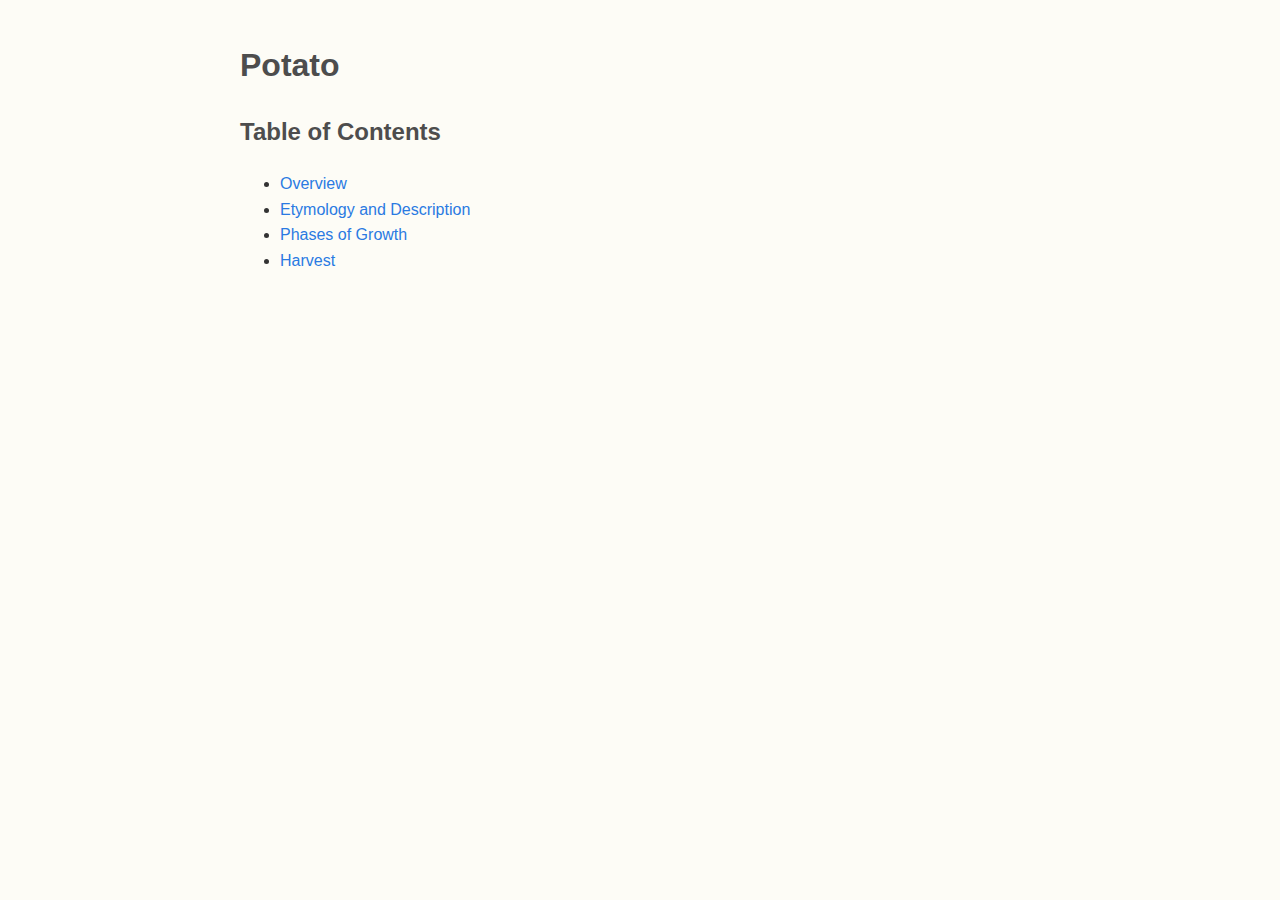
<file: index.html>
<!DOCTYPE html>
<html lang="en">
<head>
    <meta charset="UTF-8">
    <meta name="viewport" content="width=device-width, initial-scale=1.0">
    <title>Web As Medium: Materiality Workshop</title>
    <link rel="stylesheet" href="index.css" />
</head>
<body>
  <div class="container">
    <h1>Potato</h1>
    <h2>Table of Contents</h2>
    <ul>
      <li><a href="overview.html">Overview</a></li>
      <li><a href="etymology.html">Etymology and Description</a></li>
      <li><a href="growth.html">Phases of Growth</a></li>
      <li><a href="harvest.html">Harvest</a></li>
    </ul>
  </div>
</body>
</html>
</file>
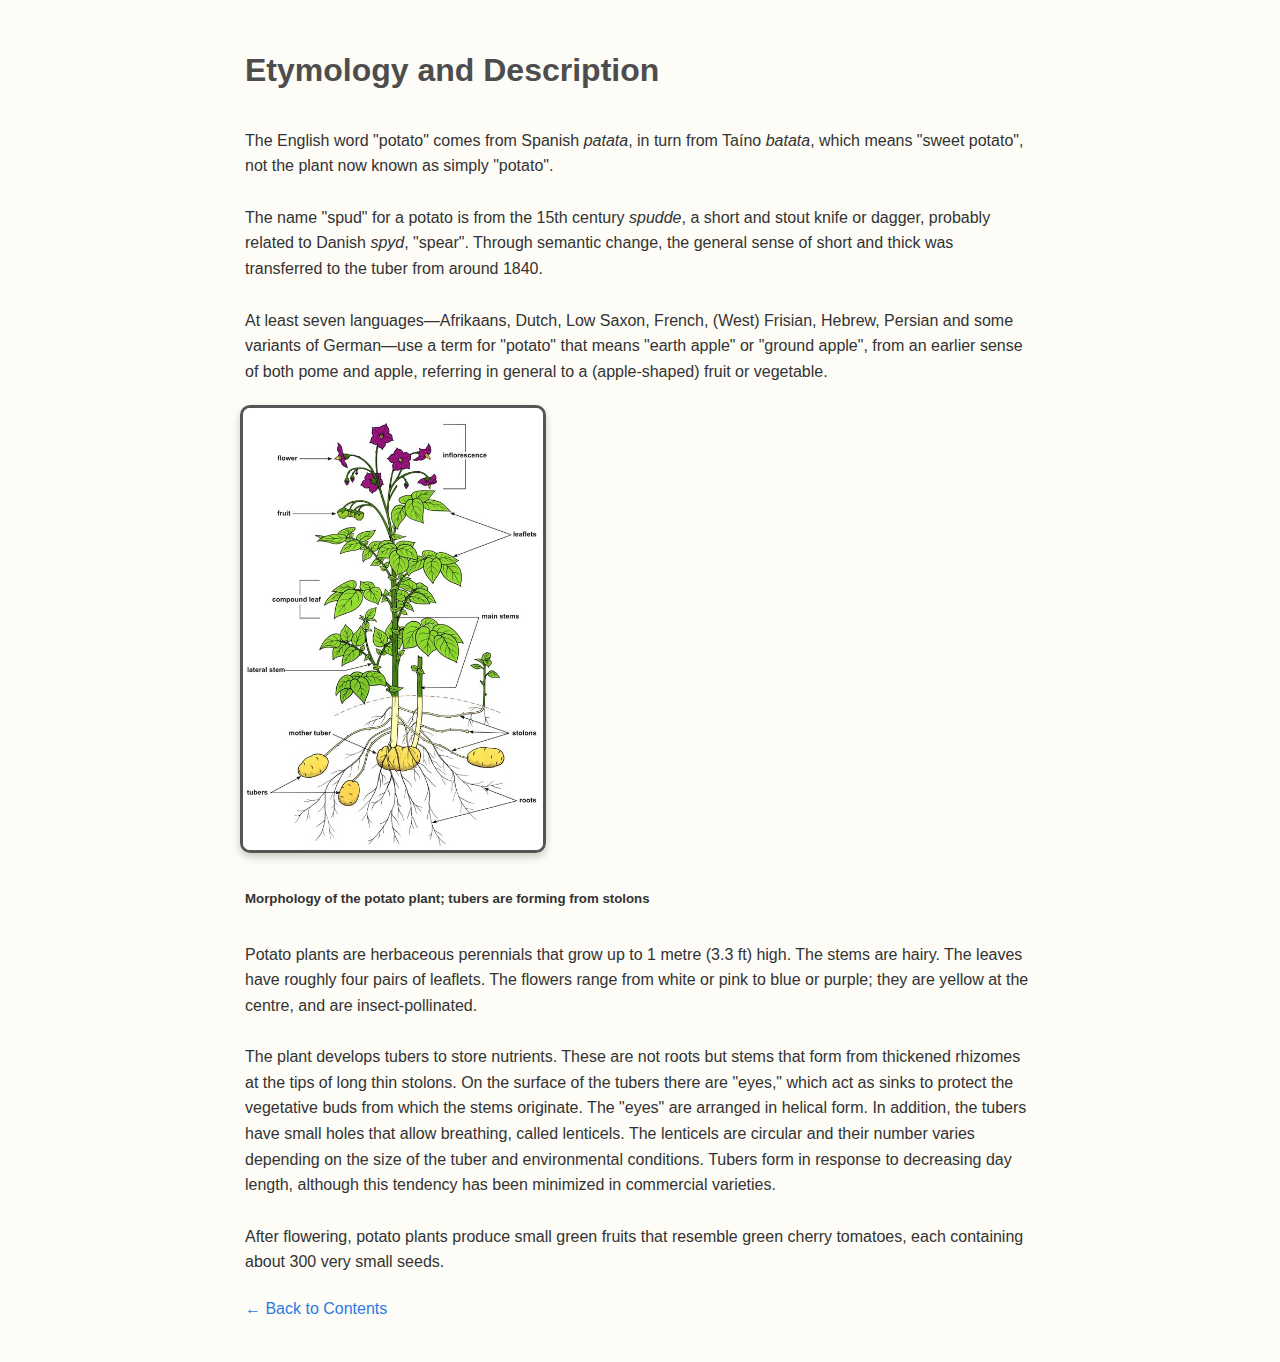
<file: etymology.html>
<!DOCTYPE html>
<html lang="en">
<head>
  <meta charset="UTF-8" />
  <title>Etymology and Description</title>
  <link rel="stylesheet" href="etymology.css" />
</head>
<body>
  <div class="container">
    <h1>Etymology and Description</h1>
    <p>
      The English word "potato" comes from Spanish <em>patata</em>, in turn from Taíno <em>batata</em>, which means "sweet potato", not the plant now known as simply "potato". 
    </p>
    <p>
      The name "spud" for a potato is from the 15th century <em>spudde</em>, a short and stout knife or dagger, probably related to Danish <em>spyd</em>, "spear". Through semantic change, the general sense of short and thick was transferred to the tuber from around 1840. 
    </p>
    <p>
      At least seven languages—Afrikaans, Dutch, Low Saxon, French, (West) Frisian, Hebrew, Persian and some variants of German—use a term for "potato" that means "earth apple" or "ground apple", from an earlier sense of both pome and apple, referring in general to a (apple-shaped) fruit or vegetable. 
    </p>
    <img src="images/2.jpg" alt="potato" class="image">
    <h5>Morphology of the potato plant; tubers are forming from stolons</h5>
    <p>
      Potato plants are herbaceous perennials that grow up to 1 metre (3.3 ft) high. The stems are hairy. The leaves have roughly four pairs of leaflets. The flowers range from white or pink to blue or purple; they are yellow at the centre, and are insect-pollinated.
    </p>
    <p>
      The plant develops tubers to store nutrients. These are not roots but stems that form from thickened rhizomes at the tips of long thin stolons. On the surface of the tubers there are "eyes," which act as sinks to protect the vegetative buds from which the stems originate. The "eyes" are arranged in helical form. In addition, the tubers have small holes that allow breathing, called lenticels. The lenticels are circular and their number varies depending on the size of the tuber and environmental conditions. Tubers form in response to decreasing day length, although this tendency has been minimized in commercial varieties. 
    </p>
    <p>
      After flowering, potato plants produce small green fruits that resemble green cherry tomatoes, each containing about 300 very small seeds. 
    </p>
    <a href="index.html">← Back to Contents</a>
  </div>
</body>
</html>
</file>
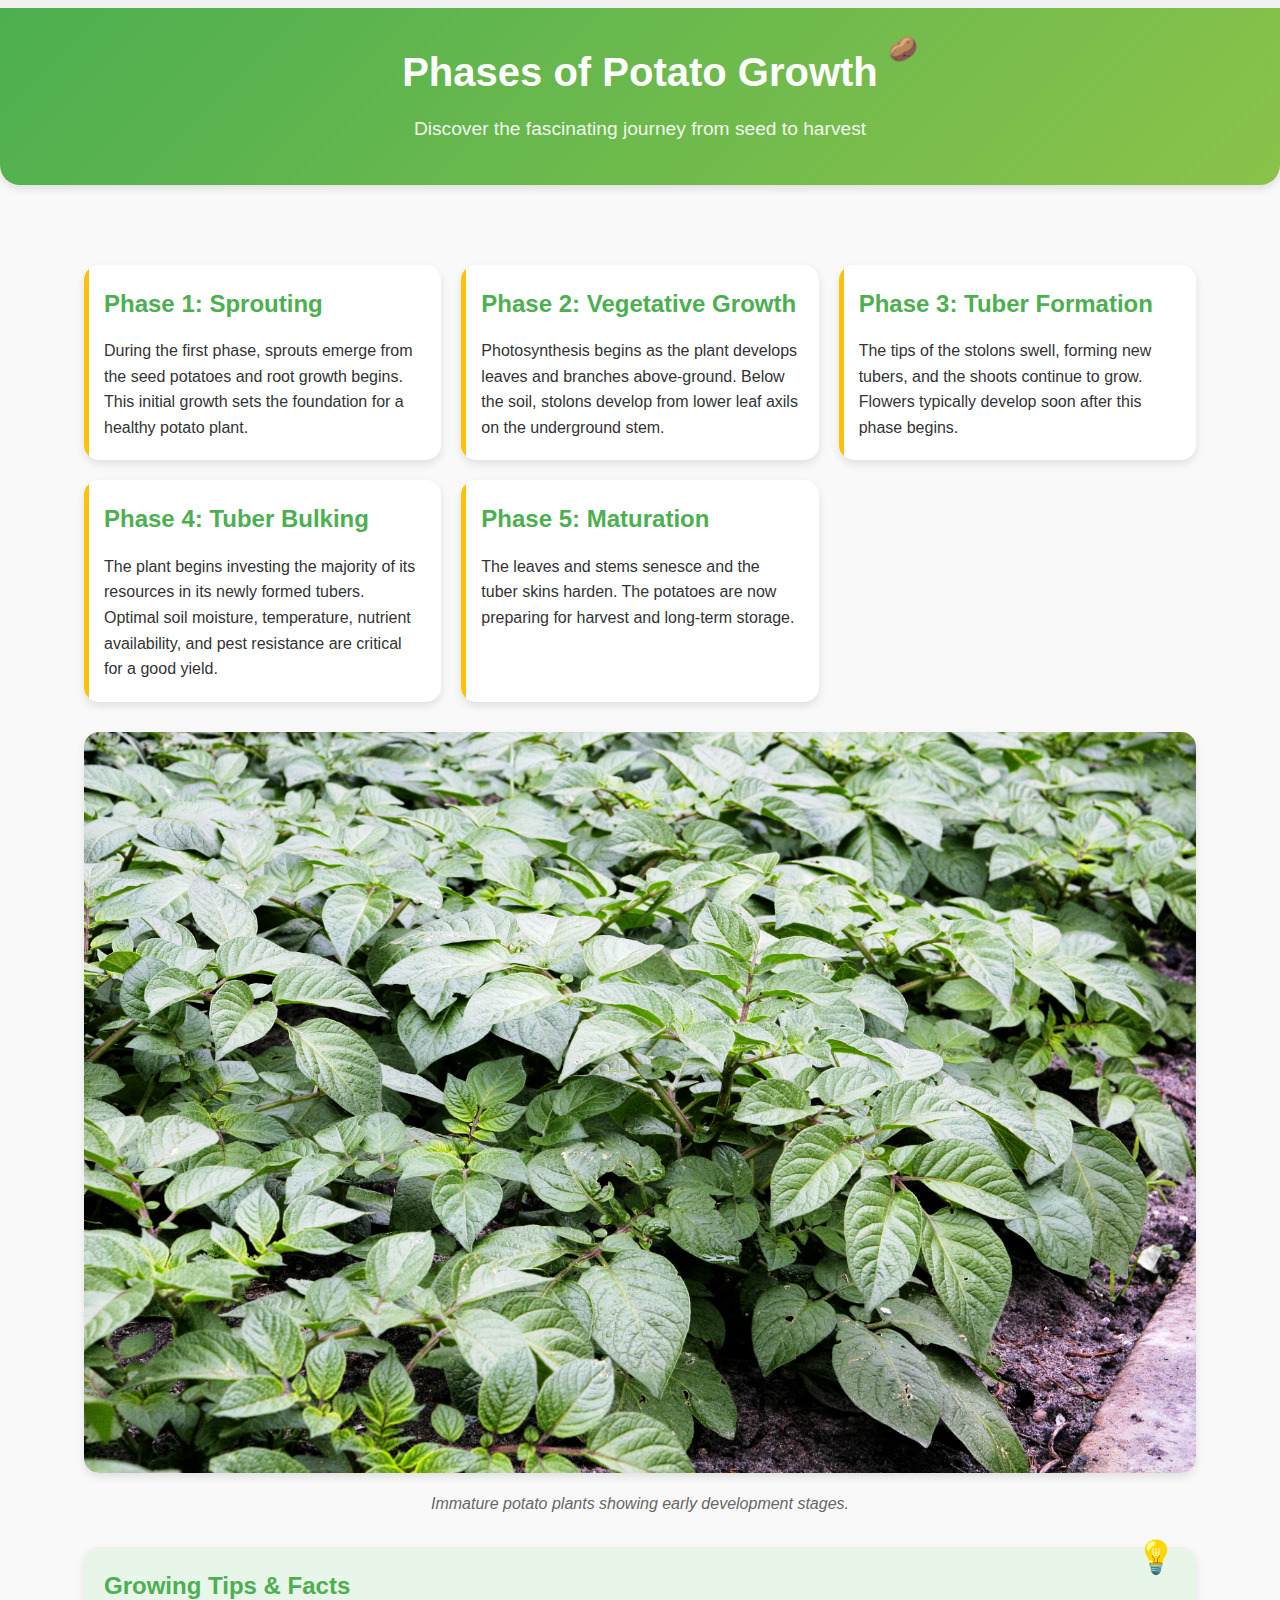
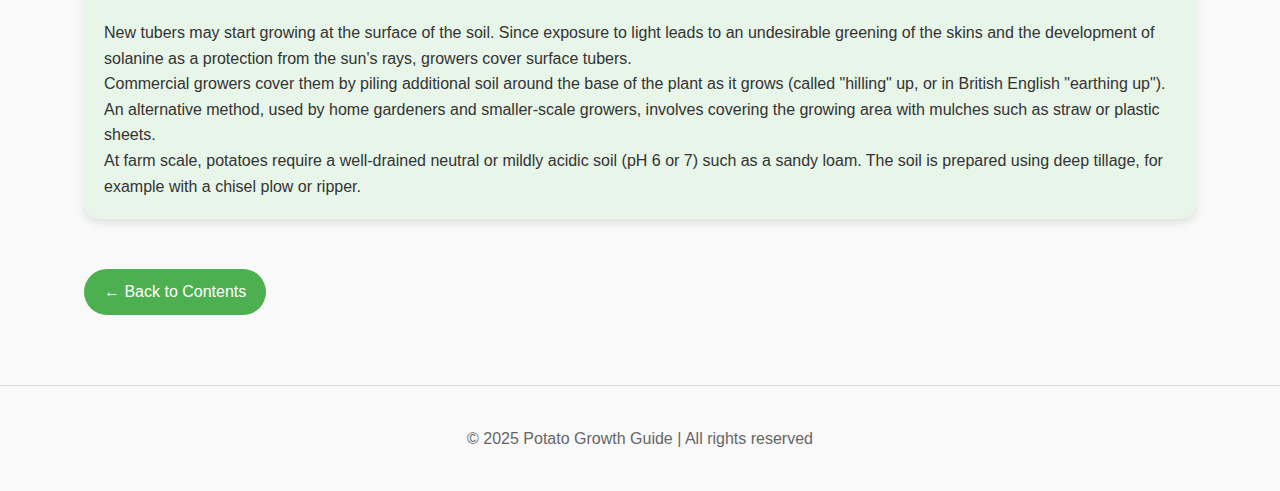
<file: growth.html>
<!DOCTYPE html>
<html lang="en">
<head>
  <meta charset="UTF-8" />
  <meta name="viewport" content="width=device-width, initial-scale=1.0">
  <title>Phases of Potato Growth</title>
  <style>
    :root {
      --primary-color: #4CAF50;
      --secondary-color: #8BC34A;
      --accent-color: #FFC107;
      --text-color: #333;
      --light-bg: #f9f9f9;
      --card-shadow: 0 4px 8px rgba(0, 0, 0, 0.1);
    }
    
    * {
      margin: 0;
      padding: 0;
      box-sizing: border-box;
    }
    
    body {
      font-family: 'Segoe UI', Tahoma, Geneva, Verdana, sans-serif;
      color: var(--text-color);
      background-color: var(--light-bg);
      line-height: 1.6;
    }
    
    .container {
      width: 90%;
      max-width: 1200px;
      margin: 0 auto;
      padding: 20px;
    }
    
    header {
      background: linear-gradient(135deg, var(--primary-color), var(--secondary-color));
      color: white;
      padding: 20px 0;
      border-radius: 0 0 20px 20px;
      margin-bottom: 30px;
      text-align: center;
      box-shadow: var(--card-shadow);
    }
    
    h1 {
      font-size: 2.5rem;
      margin-bottom: 10px;
      position: relative;
      display: inline-block;
    }
    
    h1::after {
      content: "🥔";
      position: absolute;
      top: -10px;
      right: -40px;
      font-size: 1.5rem;
      animation: bounce 2s infinite;
    }
    
    @keyframes bounce {
      0%, 100% { transform: translateY(0); }
      50% { transform: translateY(-10px); }
    }
    
    .subtitle {
      font-size: 1.2rem;
      opacity: 0.9;
    }
    
    .phase-cards {
      display: grid;
      grid-template-columns: repeat(auto-fit, minmax(300px, 1fr));
      gap: 20px;
      margin: 30px 0;
    }
    
    .phase-card {
      background-color: white;
      border-radius: 15px;
      padding: 20px;
      box-shadow: var(--card-shadow);
      transition: transform 0.3s ease, box-shadow 0.3s ease;
      position: relative;
      overflow: hidden;
    }
    
    .phase-card:hover {
      transform: translateY(-5px);
      box-shadow: 0 8px 16px rgba(0, 0, 0, 0.15);
    }
    
    .phase-card::before {
      content: "";
      position: absolute;
      top: 0;
      left: 0;
      width: 5px;
      height: 100%;
      background-color: var(--accent-color);
    }
    
    .phase-title {
      font-size: 1.5rem;
      margin-bottom: 15px;
      color: var(--primary-color);
    }
    
    .image-container {
      margin: 30px 0;
      text-align: center;
    }
    
    .image {
      max-width: 100%;
      height: auto;
      border-radius: 15px;
      box-shadow: var(--card-shadow);
      transition: transform 0.3s ease;
    }
    
    .image:hover {
      transform: scale(1.02);
    }
    
    .caption {
      margin-top: 10px;
      font-style: italic;
      color: #666;
    }
    
    .fun-facts {
      background-color: #E8F5E9;
      border-radius: 15px;
      padding: 20px;
      margin: 30px 0;
      box-shadow: var(--card-shadow);
      position: relative;
    }
    
    .fun-facts h2 {
      color: var(--primary-color);
      margin-bottom: 15px;
    }
    
    .fun-facts::before {
      content: "💡";
      position: absolute;
      top: -15px;
      right: 20px;
      font-size: 2rem;
    }
    
    .back-link {
      display: inline-block;
      margin-top: 20px;
      padding: 10px 20px;
      background-color: var(--primary-color);
      color: white;
      border-radius: 30px;
      text-decoration: none;
      transition: background-color 0.3s ease, transform 0.3s ease;
    }
    
    .back-link:hover {
      background-color: var(--secondary-color);
      transform: scale(1.05);
      text-decoration: none;
    }
    
    footer {
      text-align: center;
      margin-top: 50px;
      padding: 20px 0;
      border-top: 1px solid #ddd;
      color: #666;
    }
    
    .progress-container {
      width: 100%;
      height: 8px;
      background: #f1f1f1;
      position: fixed;
      top: 0;
      left: 0;
      z-index: 1000;
    }
    
    .progress-bar {
      height: 8px;
      background: var(--accent-color);
      width: 0%;
      transition: width 0.3s ease;
    }
    
    @media (max-width: 768px) {
      h1 {
        font-size: 2rem;
      }
      
      .subtitle {
        font-size: 1rem;
      }
      
      .phase-cards {
        grid-template-columns: 1fr;
      }
    }
    
    @media (max-width: 480px) {
      h1 {
        font-size: 1.8rem;
      }
      
      .container {
        width: 95%;
        padding: 10px;
      }
    }
  </style>
</head>
<body>
  <div class="progress-container">
    <div class="progress-bar" id="progressBar"></div>
  </div>

  <header>
    <div class="container">
      <h1>Phases of Potato Growth</h1>
      <p class="subtitle">Discover the fascinating journey from seed to harvest</p>
    </div>
  </header>

  <div class="container">
    <div class="phase-cards">
      <div class="phase-card">
        <h2 class="phase-title">Phase 1: Sprouting</h2>
        <p>During the first phase, sprouts emerge from the seed potatoes and root growth begins. This initial growth sets the foundation for a healthy potato plant.</p>
      </div>
      
      <div class="phase-card">
        <h2 class="phase-title">Phase 2: Vegetative Growth</h2>
        <p>Photosynthesis begins as the plant develops leaves and branches above-ground. Below the soil, stolons develop from lower leaf axils on the underground stem.</p>
      </div>
      
      <div class="phase-card">
        <h2 class="phase-title">Phase 3: Tuber Formation</h2>
        <p>The tips of the stolons swell, forming new tubers, and the shoots continue to grow. Flowers typically develop soon after this phase begins.</p>
      </div>
      
      <div class="phase-card">
        <h2 class="phase-title">Phase 4: Tuber Bulking</h2>
        <p>The plant begins investing the majority of its resources in its newly formed tubers. Optimal soil moisture, temperature, nutrient availability, and pest resistance are critical for a good yield.</p>
      </div>
      
      <div class="phase-card">
        <h2 class="phase-title">Phase 5: Maturation</h2>
        <p>The leaves and stems senesce and the tuber skins harden. The potatoes are now preparing for harvest and long-term storage.</p>
      </div>
    </div>

    <div class="image-container">
      <img src="images/3.jpg" alt="Immature potato plants" class="image">
      <p class="caption">Immature potato plants showing early development stages.</p>
    </div>

    <div class="fun-facts">
      <h2>Growing Tips & Facts</h2>
      <p>New tubers may start growing at the surface of the soil. Since exposure to light leads to an undesirable greening of the skins and the development of solanine as a protection from the sun's rays, growers cover surface tubers.</p>
      <p>Commercial growers cover them by piling additional soil around the base of the plant as it grows (called "hilling" up, or in British English "earthing up"). An alternative method, used by home gardeners and smaller-scale growers, involves covering the growing area with mulches such as straw or plastic sheets.</p>
      <p>At farm scale, potatoes require a well-drained neutral or mildly acidic soil (pH 6 or 7) such as a sandy loam. The soil is prepared using deep tillage, for example with a chisel plow or ripper.</p>
    </div>

    <a href="index.html" class="back-link">← Back to Contents</a>
  </div>

  <footer>
    <div class="container">
      <p>© 2025 Potato Growth Guide | All rights reserved</p>
    </div>
  </footer>

  <script>
    // Scroll progress bar
    window.onscroll = function() {
      const winScroll = document.body.scrollTop || document.documentElement.scrollTop;
      const height = document.documentElement.scrollHeight - document.documentElement.clientHeight;
      const scrolled = (winScroll / height) * 100;
      document.getElementById("progressBar").style.width = scrolled + "%";
    };
    
    // Add animation to cards on load
    document.addEventListener('DOMContentLoaded', function() {
      const cards = document.querySelectorAll('.phase-card');
      cards.forEach((card, index) => {
        setTimeout(() => {
          card.style.opacity = '0';
          card.style.transform = 'translateY(20px)';
          card.style.transition = 'opacity 0.5s ease, transform 0.5s ease';
          
          setTimeout(() => {
            card.style.opacity = '1';
            card.style.transform = 'translateY(0)';
          }, 100);
        }, index * 150);
      });
    });
  </script>
</body>
</html>
</file>
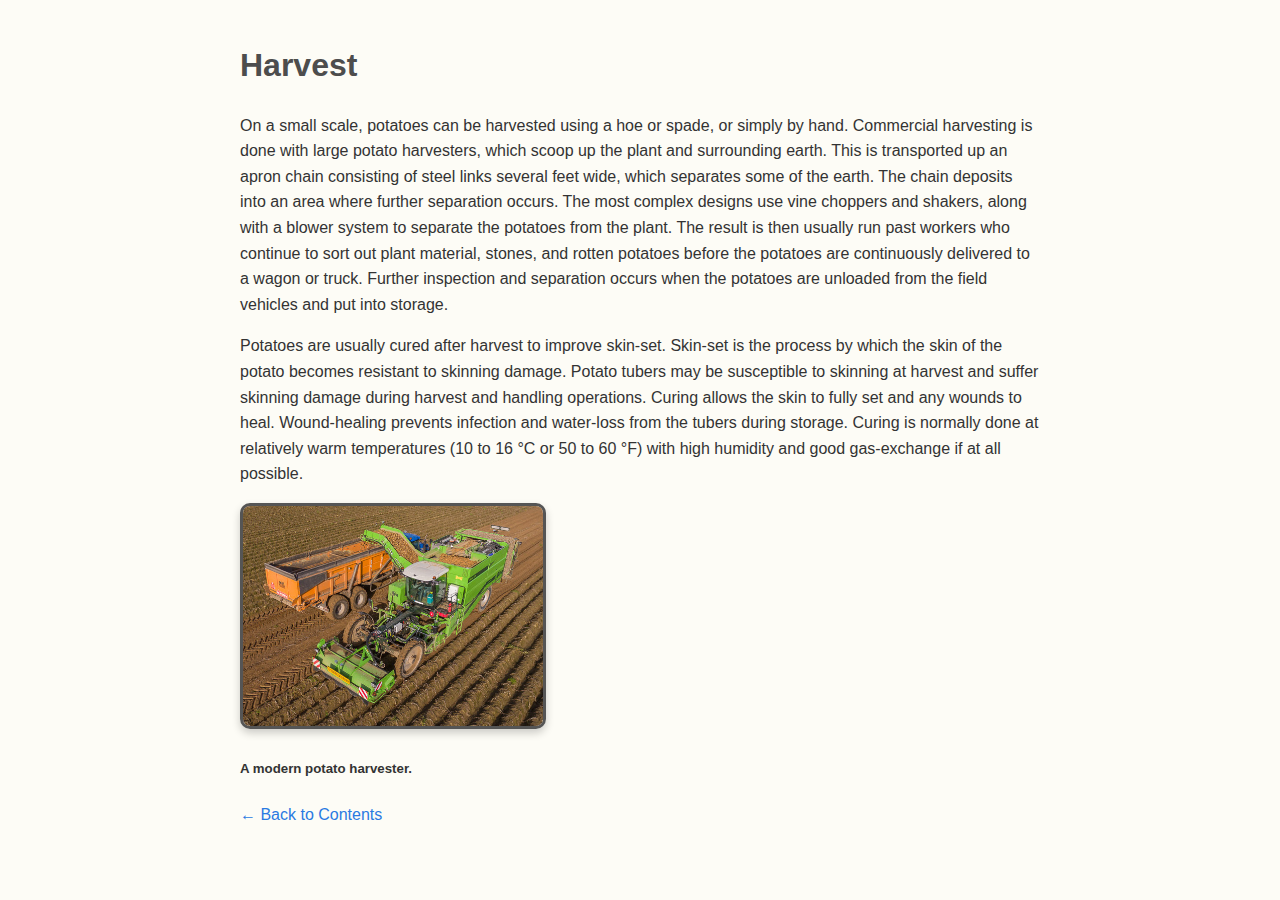
<file: harvest.html>
<!DOCTYPE html>
<html lang="en">
<head>
  <meta charset="UTF-8" />
  <title>Harvest</title>
  <link rel="stylesheet" href="harvest.css" />
</head>
<body>
  <div class="container">
    <h1>Harvest</h1>
    <p>
      On a small scale, potatoes can be harvested using a hoe or spade, or simply by hand. Commercial harvesting is done with large potato harvesters, which scoop up the plant and surrounding earth. This is transported up an apron chain consisting of steel links several feet wide, which separates some of the earth. The chain deposits into an area where further separation occurs. The most complex designs use vine choppers and shakers, along with a blower system to separate the potatoes from the plant. The result is then usually run past workers who continue to sort out plant material, stones, and rotten potatoes before the potatoes are continuously delivered to a wagon or truck. Further inspection and separation occurs when the potatoes are unloaded from the field vehicles and put into storage.
    </p>
    <p>
      Potatoes are usually cured after harvest to improve skin-set. Skin-set is the process by which the skin of the potato becomes resistant to skinning damage. Potato tubers may be susceptible to skinning at harvest and suffer skinning damage during harvest and handling operations. Curing allows the skin to fully set and any wounds to heal. Wound-healing prevents infection and water-loss from the tubers during storage. Curing is normally done at relatively warm temperatures (10 to 16 °C or 50 to 60 °F) with high humidity and good gas-exchange if at all possible.
    </p>
    <img src="images/4.jpg" alt="potato" class="image">
    <h5>A modern potato harvester.</h5>
    <a href="index.html">← Back to Contents</a>
  </div>
</body>
</html>
</file>
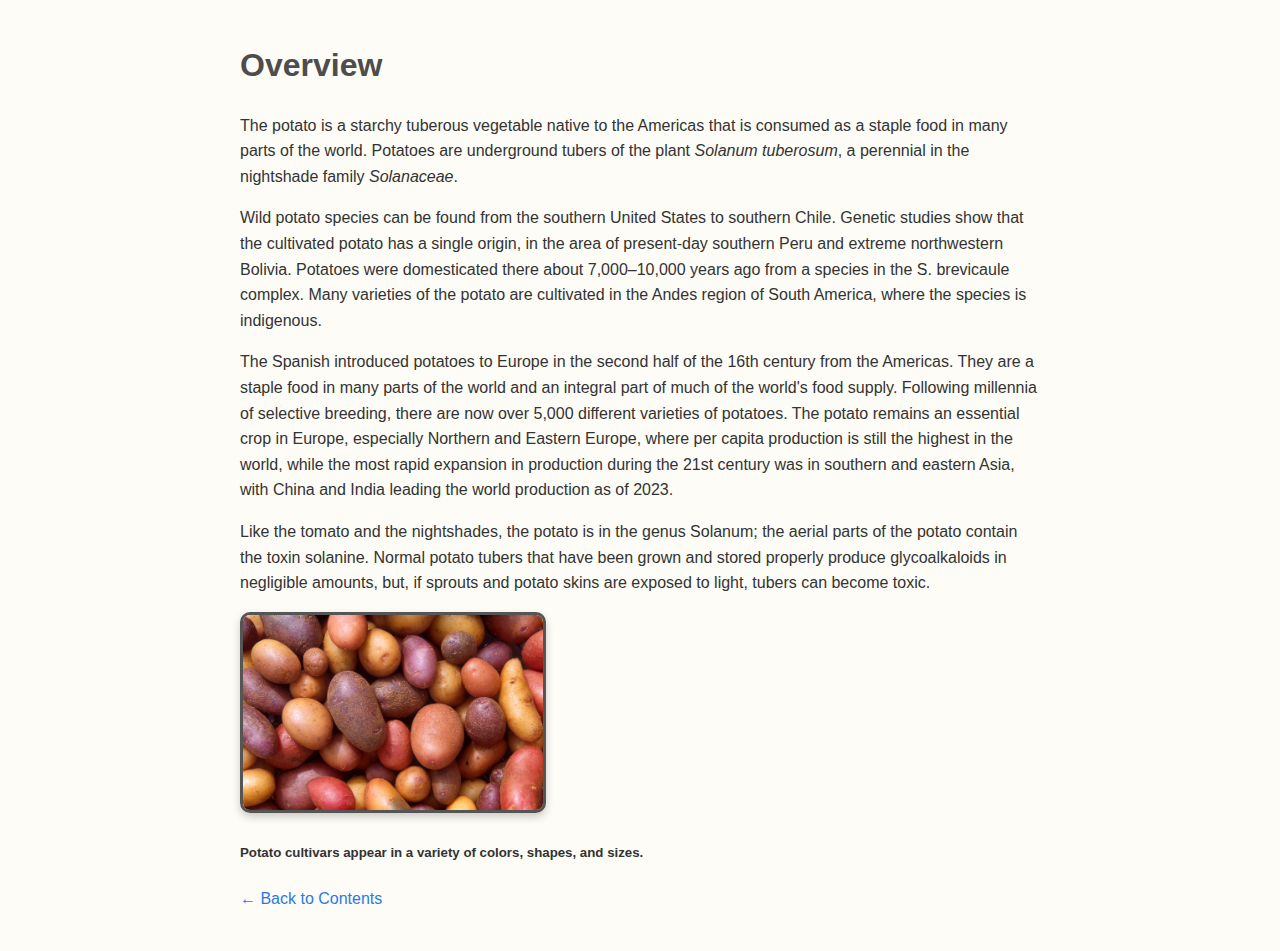
<file: overview.html>
<!DOCTYPE html>
<html lang="en">
<head>
  <meta charset="UTF-8" />
  <title>Overview</title>
  <link rel="stylesheet" href="overview.css" />
</head>
<body>
  <div class="container">
    <h1>Overview</h1>
    <p>
      The potato is a starchy tuberous vegetable native to the Americas that is consumed as a staple food in many parts of the world. Potatoes are underground tubers of the plant <em>Solanum tuberosum</em>, a perennial in the nightshade family <em>Solanaceae</em>.
    </p>
    <p>
      Wild potato species can be found from the southern United States to southern Chile. Genetic studies show that the cultivated potato has a single origin, in the area of present-day southern Peru and extreme northwestern Bolivia. Potatoes were domesticated there about 7,000–10,000 years ago from a species in the S. brevicaule complex. Many varieties of the potato are cultivated in the Andes region of South America, where the species is indigenous.
    </p>
    <p>
      The Spanish introduced potatoes to Europe in the second half of the 16th century from the Americas. They are a staple food in many parts of the world and an integral part of much of the world's food supply. Following millennia of selective breeding, there are now over 5,000 different varieties of potatoes. The potato remains an essential crop in Europe, especially Northern and Eastern Europe, where per capita production is still the highest in the world, while the most rapid expansion in production during the 21st century was in southern and eastern Asia, with China and India leading the world production as of 2023.
    </p>
    <p>
      Like the tomato and the nightshades, the potato is in the genus Solanum; the aerial parts of the potato contain the toxin solanine. Normal potato tubers that have been grown and stored properly produce glycoalkaloids in negligible amounts, but, if sprouts and potato skins are exposed to light, tubers can become toxic.
    </p>
    <img src="images/1.jpg" alt="potato" class="image">
    <h5>Potato cultivars appear in a variety of colors, shapes, and sizes.</h5>
    
    <a href="index.html">← Back to Contents</a>
  </div>
</body>
</html>
</file>
<file: index.css>
body {
    font-family: Arial, sans-serif;
    margin: 40px;
    background-color: #fdfcf6;
    color: #333;
    line-height: 1.6;
  }
  
  h1, h2 {
    color: #4d4d4d;
  }
  
  a {
    color: #2a7ae2;
    text-decoration: none;
  }
  
  a:hover {
    text-decoration: underline;
  }
  
  .container {
    max-width: 800px;
    margin: 0 auto;
  }
  
  .image {
    width: 300px;
    height: auto;
    border: 3px solid #555;
    border-radius: 10px;
    box-shadow: 0 4px 8px rgba(0, 0, 0, 0.2);
  }
</file>
<file: etymology.css>
body {
    font-family: Arial, sans-serif;
    margin: 40px;
    background-color: #fdfcf6;
    color: #333;
    line-height: 1.6;
  }
  
  h1, h2 {
    color: #4d4d4d;
  }
  
  a {
    color: #2a7ae2;
    text-decoration: none;
  }
  
  a:hover {
    text-decoration: underline;
  }
  
  .container {
    max-width: 800px;
    margin: 0 auto;
  }
  
  .image {
    width: 300px;
    height: auto;
    border: 3px solid #555;
    border-radius: 10px;
    box-shadow: 0 4px 8px rgba(0, 0, 0, 0.2);
  }

  /* Add hover effect to make text bigger */
p, h1, h2, h5, a {
  transition: font-size 0.3s ease;
}

p:hover, h1:hover, h2:hover, h5:hover, a:hover {
  font-size: 1.3em; /* Increase text size on hover */
}

/* Optional: Add some padding to prevent layout shifts */
p, h1, h2, h5, a {
  padding: 5px;
}
</file>
<file: harvest.css>
body {
    font-family: Arial, sans-serif;
    margin: 40px;
    background-color: #fdfcf6;
    color: #333;
    line-height: 1.6;
  }
  
  h1, h2 {
    color: #4d4d4d;
  }
  
  a {
    color: #2a7ae2;
    text-decoration: none;
  }
  
  a:hover {
    text-decoration: underline;
  }
  
  .container {
    max-width: 800px;
    margin: 0 auto;
  }

  .image {
    width: 300px;
    height: auto;
    border: 3px solid #555;
    border-radius: 10px;
    box-shadow: 0 4px 8px rgba(0, 0, 0, 0.2);
  }
</file>
<file: overview.css>
body {
    font-family: Arial, sans-serif;
    margin: 40px;
    background-color: #fdfcf6;
    color: #333;
    line-height: 1.6;
  }
  
  h1, h2 {
    color: #4d4d4d;
  }
  
  a {
    color: #2a7ae2;
    text-decoration: none;
  }
  
  a:hover {
    text-decoration: underline;
  }
  
  .container {
    max-width: 800px;
    margin: 0 auto;
  }

  .image {
    width: 300px;
    height: auto;
    border: 3px solid #555;
    border-radius: 10px;
    box-shadow: 0 4px 8px rgba(0, 0, 0, 0.2);
  }
</file>
